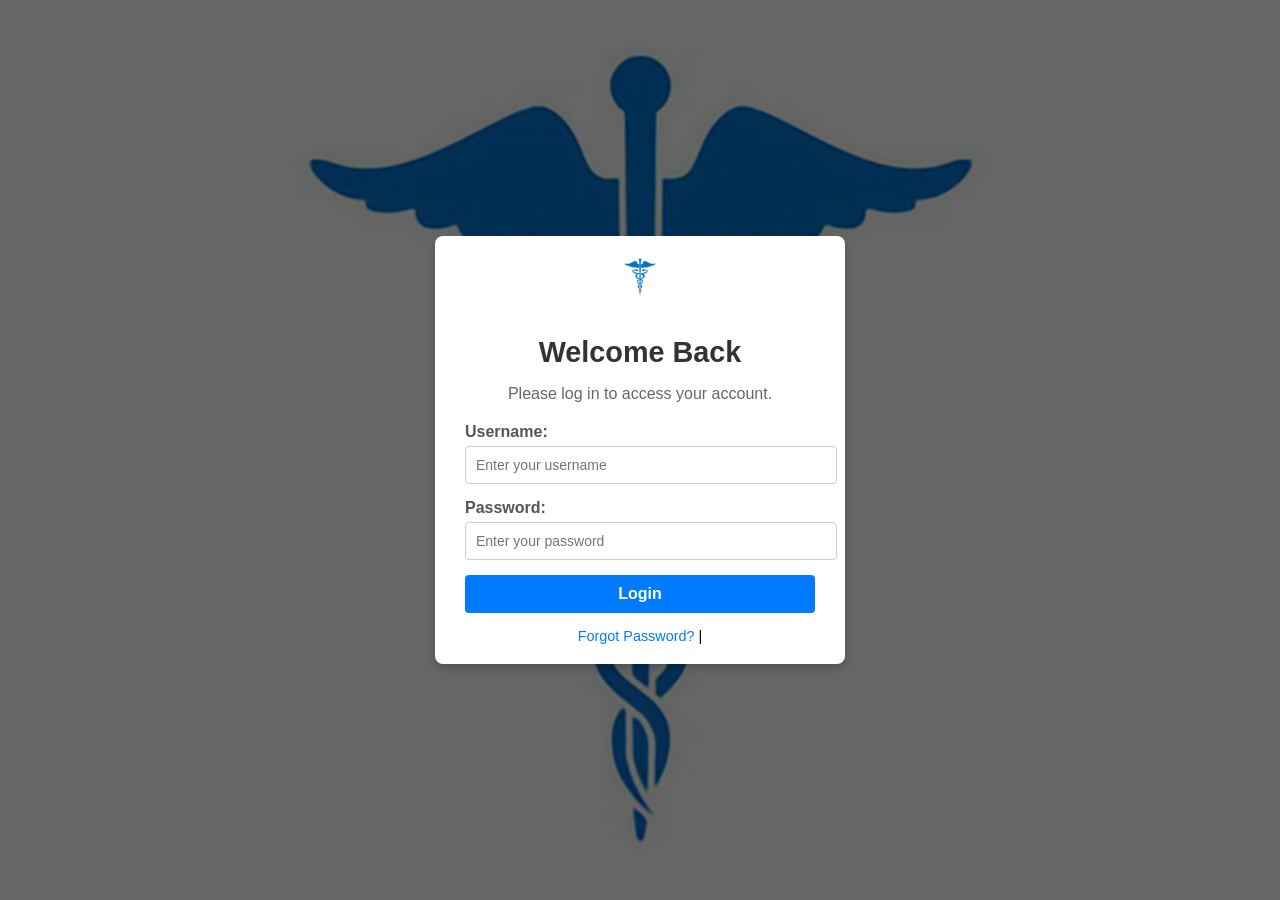
<file: index.html>
<!DOCTYPE html>
<html lang="en">
<head>
    <meta charset="UTF-8">
    <meta name="viewport" content="width=device-width, initial-scale=1.0">
    <title>Login Page</title>
    <link rel="stylesheet" href="login.css">
</head>
<body>
    <div class="overlay">
        <div class="login-container">
            <div class="logo">
                <img src="medical.jpg" alt="Company Logo" class="logo-img">
            </div>
            <h1>Welcome Back</h1>
            <p>Please log in to access your account.</p>
            <form action="#" method="post" class="login-form">
                <div class="form-group">
                    <label for="username">Username:</label>
                    <input type="text" id="username" name="username" placeholder="Enter your username" required>
                </div>
                <div class="form-group">
                    <label for="password">Password:</label>
                    <input type="password" id="password" name="password" placeholder="Enter your password" required>
                </div>
                <button type="submit" class="login-btn">Login</button>
                <div class="options">
                    <a href="#">Forgot Password?</a> | <a href="signup-page.html"></a>
                </div>
            </form>
        </div>
    </div>
</body>
</html>
</file>
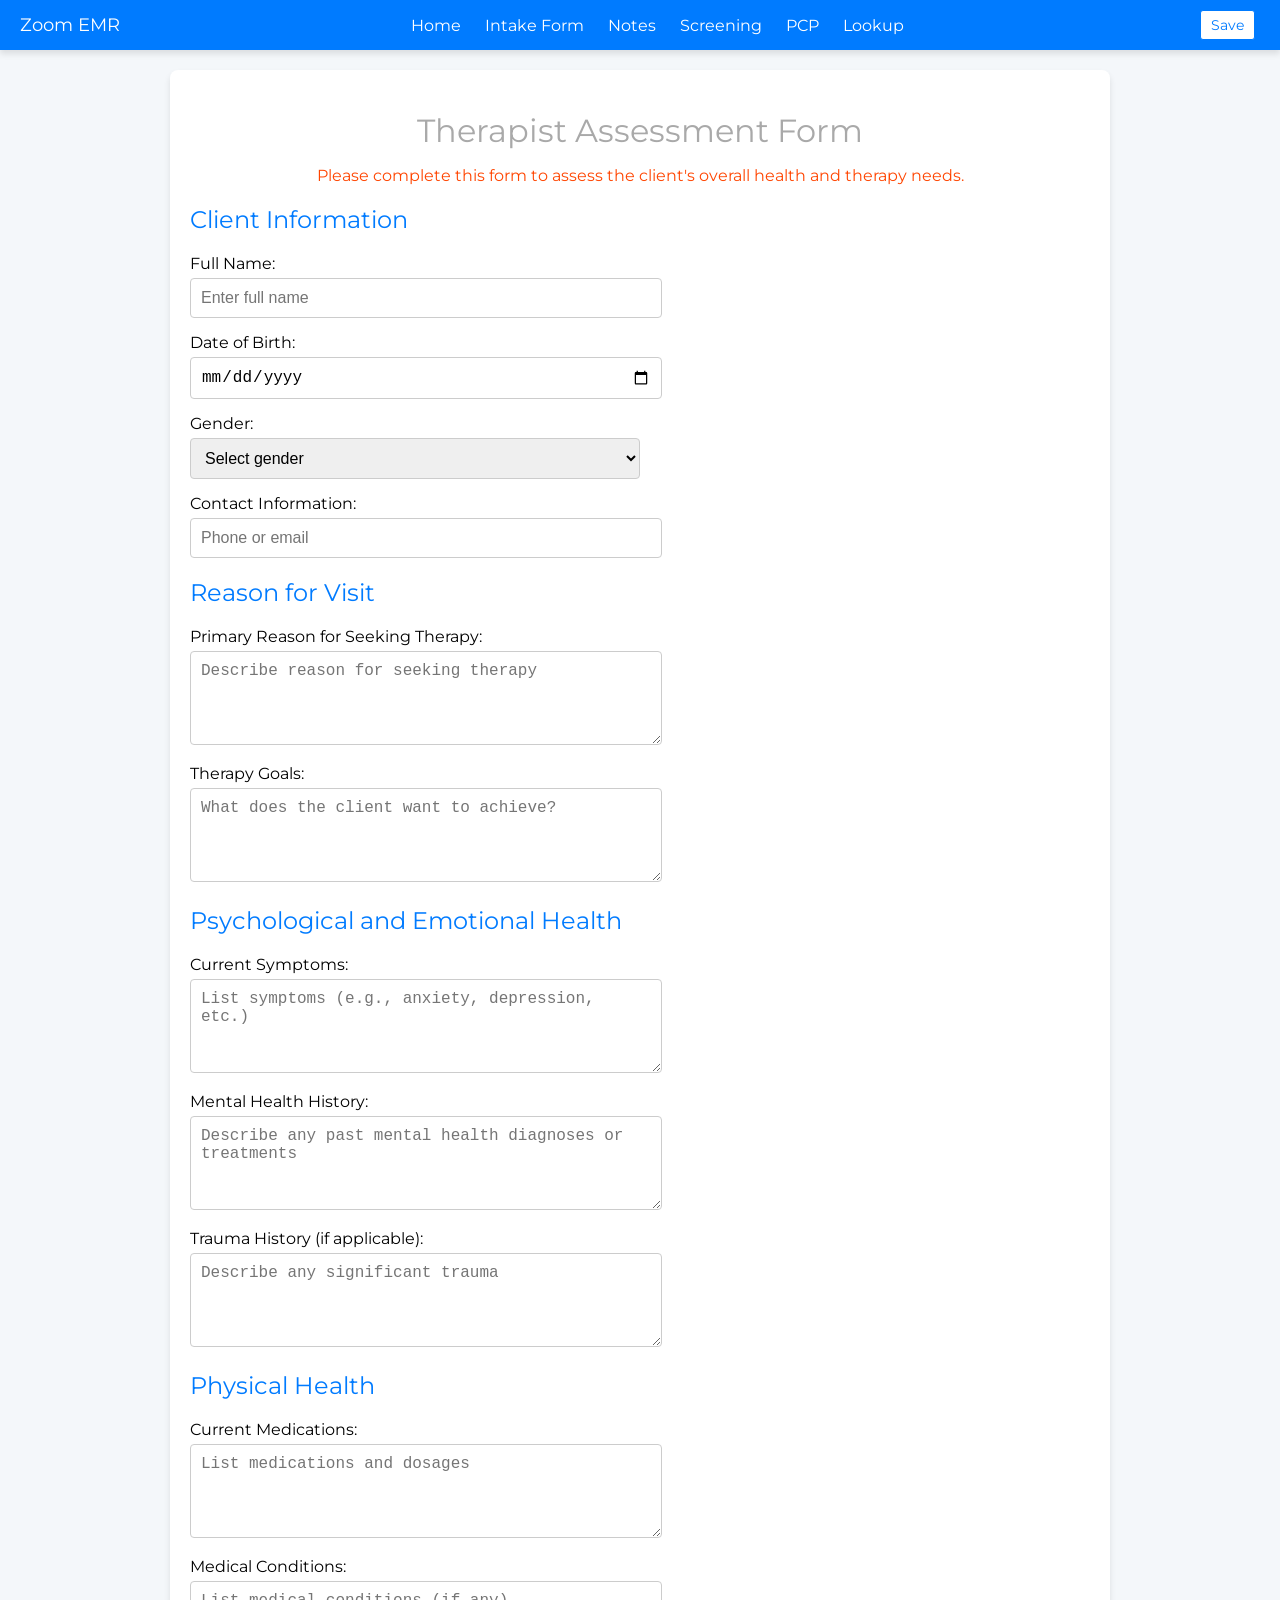
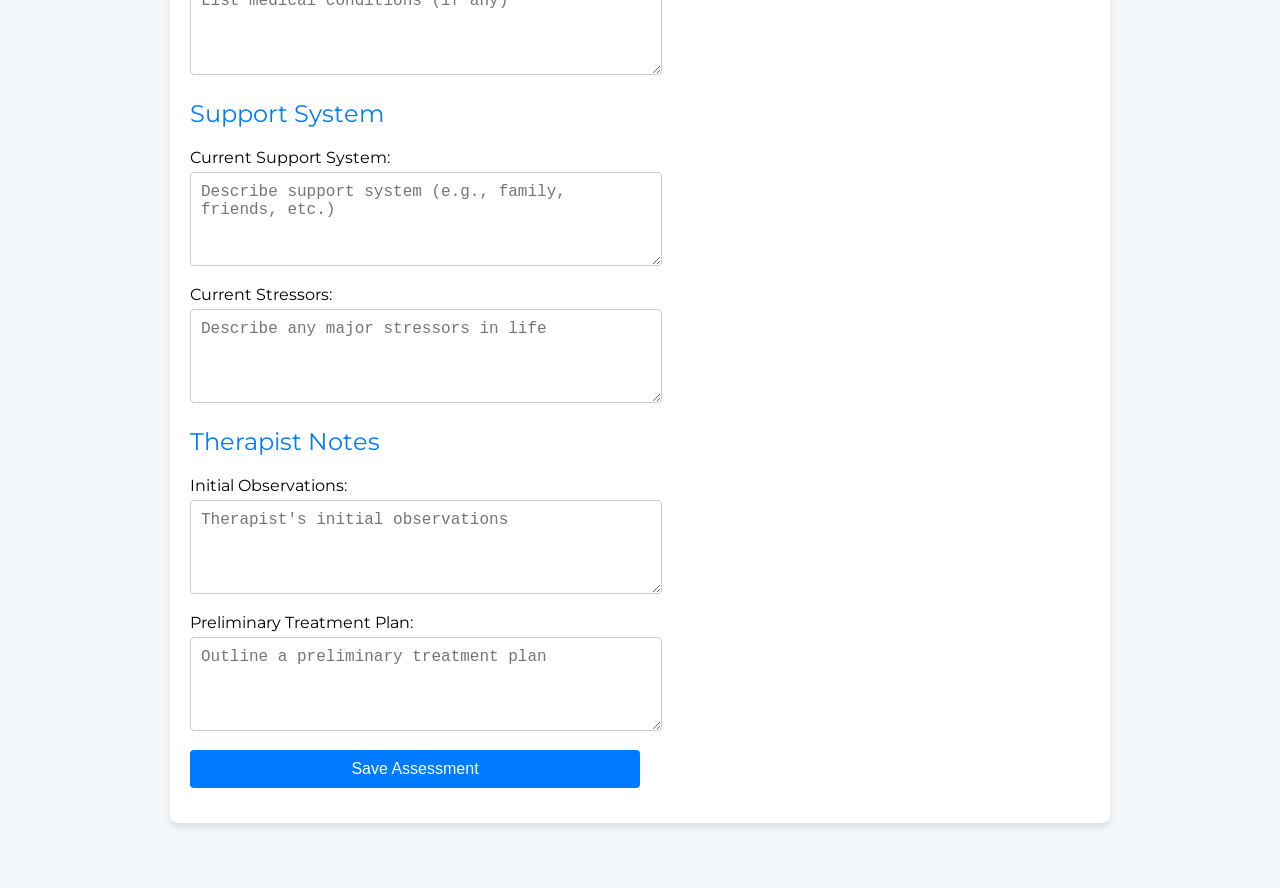
<file: Assessment.html>
<!DOCTYPE html>
<html lang="en">
<head>
    <meta charset="UTF-8">
    <meta name="viewport" content="width=device-width, initial-scale=1.0">
    <title>Therapist Assessment Form</title>
    <link rel="stylesheet" href="assesment.css">
    <link rel="preconnect" href="https://fonts.googleapis.com">
<link rel="preconnect" href="https://fonts.gstatic.com" crossorigin>
<link href="https://fonts.googleapis.com/css2?family=Montserrat:ital,wght@0,100..900;1,100..900&display=swap" rel="stylesheet">
</head>
<body><!-- Menu Bar -->
    <div class="menu-bar">
        <div class="menu-logo">
            <h1>Zoom EMR</h1>
        </div>
        <nav class="menu-links">
            <a href="Menu.html">Home</a>
            <a href="Intake.html">Intake Form</a>
            <a href="Client Note.html">Notes</a>
            <a href="Screening.html">Screening</a>
            <a href="pcp1.html">PCP</a>
            <a href="Lookup.html">Lookup</a>
        </nav>
        <div class="menu-ribbon">
            
            <button onclick="saveData()">Save</button>
        </div>
    </div>
    <div class="container">
        <header>
            <h1>Therapist Assessment Form</h1>
            <p>Please complete this form to assess the client's overall health and therapy needs.</p>
        </header>
        <section>
            <form>
                <!-- Client Information -->
                <h2>Client Information</h2>
                <div class="form-group">
                    <label for="name">Full Name:</label>
                    <input type="text" id="name" name="name" placeholder="Enter full name" required>
                </div>
                <div class="form-group">
                    <label for="dob">Date of Birth:</label>
                    <input type="date" id="dob" name="dob" required>
                </div>
                <div class="form-group">
                    <label for="gender">Gender:</label>
                    <select id="gender" name="gender" required>
                        <option value="">Select gender</option>
                        <option value="male">Male</option>
                        <option value="female">Female</option>
                        <option value="nonbinary">Non-binary</option>
                        <option value="other">Other</option>
                    </select>
                </div>
                <div class="form-group">
                    <label for="contact">Contact Information:</label>
                    <input type="text" id="contact" name="contact" placeholder="Phone or email" required>
                </div>

                <!-- Reason for Visit -->
                <h2>Reason for Visit</h2>
                <div class="form-group">
                    <label for="reason">Primary Reason for Seeking Therapy:</label>
                    <textarea id="reason" name="reason" placeholder="Describe reason for seeking therapy" rows="4" required></textarea>
                </div>
                <div class="form-group">
                    <label for="goals">Therapy Goals:</label>
                    <textarea id="goals" name="goals" placeholder="What does the client want to achieve?" rows="4" required></textarea>
                </div>

                <!-- Psychological and Emotional Health -->
                <h2>Psychological and Emotional Health</h2>
                <div class="form-group">
                    <label for="symptoms">Current Symptoms:</label>
                    <textarea id="symptoms" name="symptoms" placeholder="List symptoms (e.g., anxiety, depression, etc.)" rows="4" required></textarea>
                </div>
                <div class="form-group">
                    <label for="history">Mental Health History:</label>
                    <textarea id="history" name="history" placeholder="Describe any past mental health diagnoses or treatments" rows="4"></textarea>
                </div>
                <div class="form-group">
                    <label for="trauma">Trauma History (if applicable):</label>
                    <textarea id="trauma" name="trauma" placeholder="Describe any significant trauma" rows="4"></textarea>
                </div>

                <!-- Physical Health -->
                <h2>Physical Health</h2>
                <div class="form-group">
                    <label for="medications">Current Medications:</label>
                    <textarea id="medications" name="medications" placeholder="List medications and dosages" rows="4"></textarea>
                </div>
                <div class="form-group">
                    <label for="conditions">Medical Conditions:</label>
                    <textarea id="conditions" name="conditions" placeholder="List medical conditions (if any)" rows="4"></textarea>
                </div>

                <!-- Support System -->
                <h2>Support System</h2>
                <div class="form-group">
                    <label for="support">Current Support System:</label>
                    <textarea id="support" name="support" placeholder="Describe support system (e.g., family, friends, etc.)" rows="4"></textarea>
                </div>
                <div class="form-group">
                    <label for="stressors">Current Stressors:</label>
                    <textarea id="stressors" name="stressors" placeholder="Describe any major stressors in life" rows="4"></textarea>
                </div>

                <!-- Therapist Notes -->
                <h2>Therapist Notes</h2>
                <div class="form-group">
                    <label for="observations">Initial Observations:</label>
                    <textarea id="observations" name="observations" placeholder="Therapist's initial observations" rows="4"></textarea>
                </div>
                <div class="form-group">
                    <label for="plan">Preliminary Treatment Plan:</label>
                    <textarea id="plan" name="plan" placeholder="Outline a preliminary treatment plan" rows="4"></textarea>
                </div>

                <!-- Submission -->
                <div class="form-group">
                    <button type="submit">Save Assessment</button>
                </div>
            </form>
        </section>
    </div>
</body>
</html>
</file>
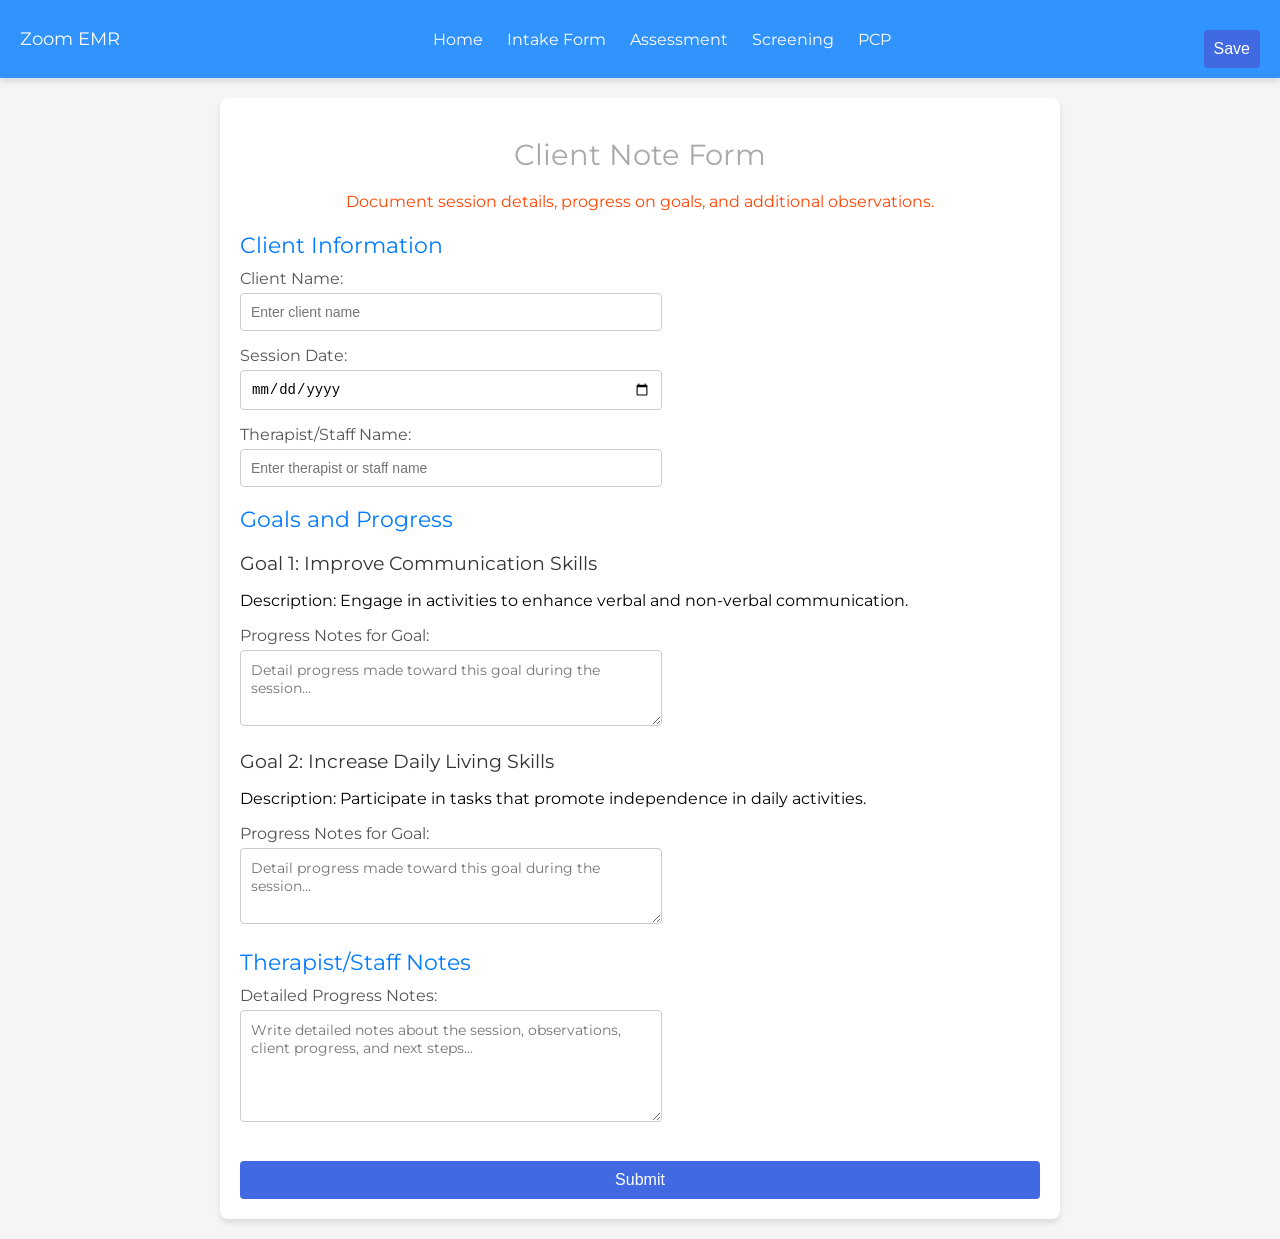
<file: Client Note.html>
<!DOCTYPE html>
<html lang="en">
<head>
    <meta charset="UTF-8">
    <meta name="viewport" content="width=device-width, initial-scale=1.0">
    <title>Client Note Form</title>
    <link rel="stylesheet" href="client_note.css">
    
    <link rel="preconnect" href="https://fonts.googleapis.com">
<link rel="preconnect" href="https://fonts.gstatic.com" crossorigin>
<link href="https://fonts.googleapis.com/css2?family=Montserrat:ital,wght@0,100..900;1,100..900&display=swap" rel="stylesheet">

</head>
<body><!-- Menu Bar -->
    <div class="menu-bar">
        <div class="menu-logo">
            <h1>Zoom EMR</h1>
        </div>
        <nav class="menu-links">
            <a href="Menu.html">Home</a>
            <a href="Intake.html">Intake Form</a>
            <a href="Assessment.html">Assessment</a>
            <a href="Screening.html">Screening</a>
            <a href="pcp1.html">PCP</a>

            
        </nav>
        <div class="menu-ribbon">
            
            <button onclick="saveData()">Save</button>
        </div>
    </div>
    <div class="container">
        <header>
            <h1>Client Note Form</h1>
            <p>Document session details, progress on goals, and additional observations.</p>
        </header>

        <!-- Client Information Section -->
        <section class="client-info">
            <h2>Client Information</h2>
            <form action="#" method="post" id="client-note-form">
                <div class="form-group">
                    <label for="client-name">Client Name:</label>
                    <input type="text" id="client-name" name="client-name" placeholder="Enter client name" required>
                </div>
                <div class="form-group">
                    <label for="session-date">Session Date:</label>
                    <input type="date" id="session-date" name="session-date" required>
                </div>
                <div class="form-group">
                    <label for="therapist-name">Therapist/Staff Name:</label>
                    <input type="text" id="therapist-name" name="therapist-name" placeholder="Enter therapist or staff name" required>
                </div>
            </form>
        </section>

        <!-- Goals and Progress Section -->
        <section class="goal-progress">
            <h2>Goals and Progress</h2>
            <div id="goals-container">
                <!-- Sample Goals -->
                <div class="goal">
                    <h3>Goal 1: Improve Communication Skills</h3>
                    <p>Description: Engage in activities to enhance verbal and non-verbal communication.</p>
                    <label for="progress-goal-1">Progress Notes for Goal:</label>
                    <textarea id="progress-goal-1" name="progress-goal-1" rows="3" placeholder="Detail progress made toward this goal during the session..."></textarea>
                </div>

                <div class="goal">
                    <h3>Goal 2: Increase Daily Living Skills</h3>
                    <p>Description: Participate in tasks that promote independence in daily activities.</p>
                    <label for="progress-goal-2">Progress Notes for Goal:</label>
                    <textarea id="progress-goal-2" name="progress-goal-2" rows="3" placeholder="Detail progress made toward this goal during the session..."></textarea>
                </div>
            </div>
        </section>

        <!-- Progress Notes Section -->
        <section class="session-notes">
            <h2>Therapist/Staff Notes</h2>
            <div class="form-group">
                <label for="session-notes">Detailed Progress Notes:</label>
                <textarea id="session-notes" name="session-notes" rows="5" placeholder="Write detailed notes about the session, observations, client progress, and next steps..." required></textarea>
            </div>
        </section>

        <button type="submit" class="submit-btn" form="client-note-form">Submit</button>
    </div>
</body>
</html>
</file>
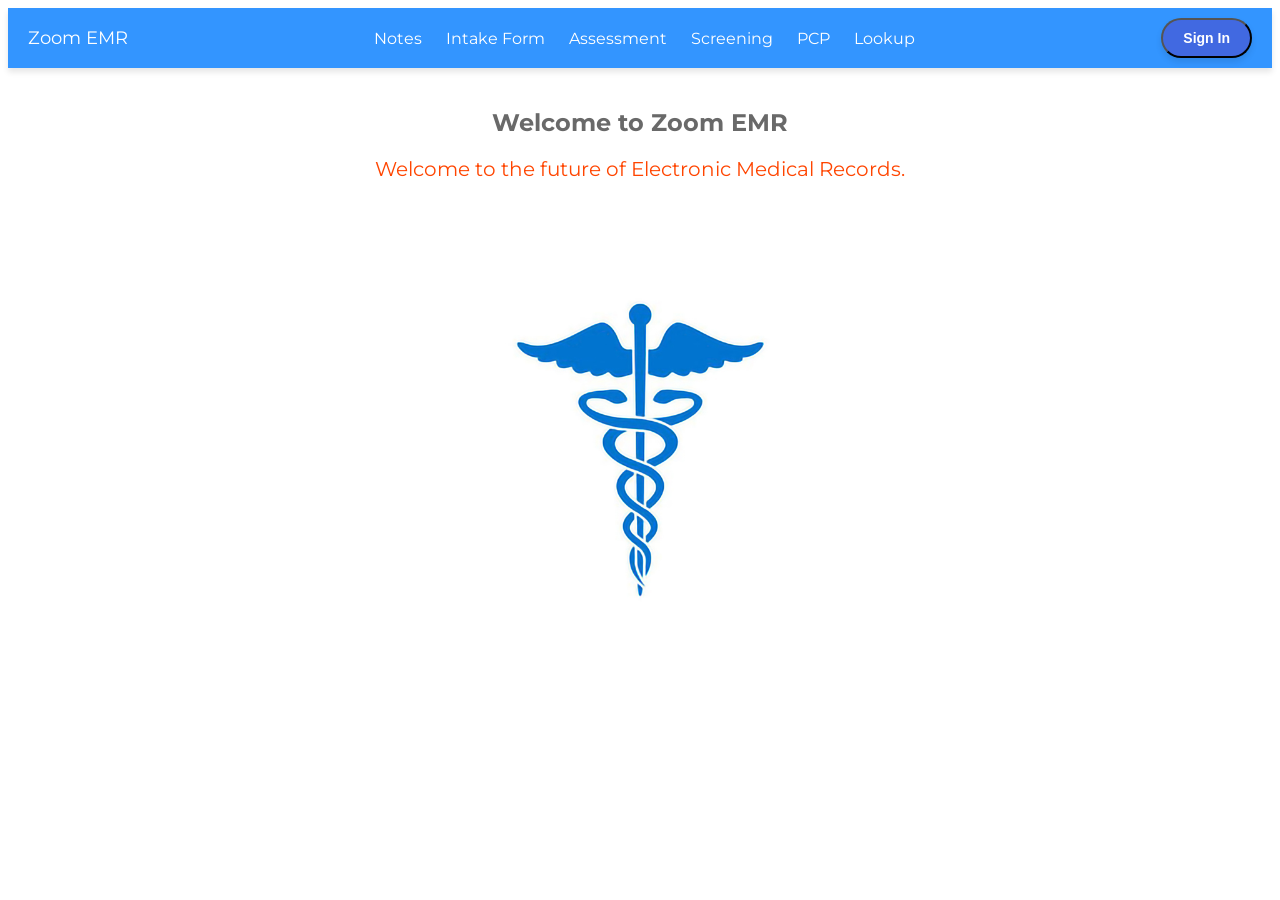
<file: Menu.html>
<!DOCTYPE html>
<html lang="en">
<head>
    <meta charset="UTF-8">
    <meta name="viewport" content="width=device-width, initial-scale=1.0">
    <title>Menu Bar Example</title>
    <link rel="stylesheet" href="menu.css">
    <link rel="preconnect" href="https://fonts.googleapis.com">
<link rel="preconnect" href="https://fonts.gstatic.com" crossorigin>
<link href="https://fonts.googleapis.com/css2?family=Montserrat:ital,wght@0,100..900;1,100..900&display=swap" rel="stylesheet">
</head>
<body>
    <!-- Menu Bar -->
    <div class="menu-bar">
        <div class="menu-logo">
            <h1>Zoom EMR</h1>
        </div>
        <nav class="menu-links">
            <a href="Client Note.html">Notes</a>
            <a href="Intake.html">Intake Form</a>
            <a href="Assessment.html">Assessment</a>
            <a href="Screening.html">Screening</a>
            <a href="pcp1.html">PCP</a>
            <a href="Lookup.html">Lookup</a>
        </nav>
         <div class="menu-ribbon">
            <button class="sign-in-button"onclick="signIn()">Sign In</button>
        </div>
    </div>

    <div class="content">
        <h2>Welcome to Zoom EMR</h2>
        <p>Welcome to the future of Electronic Medical Records.</p>
    </div>

    <script src="Login.js"></script>
</body>
</html>
</file>
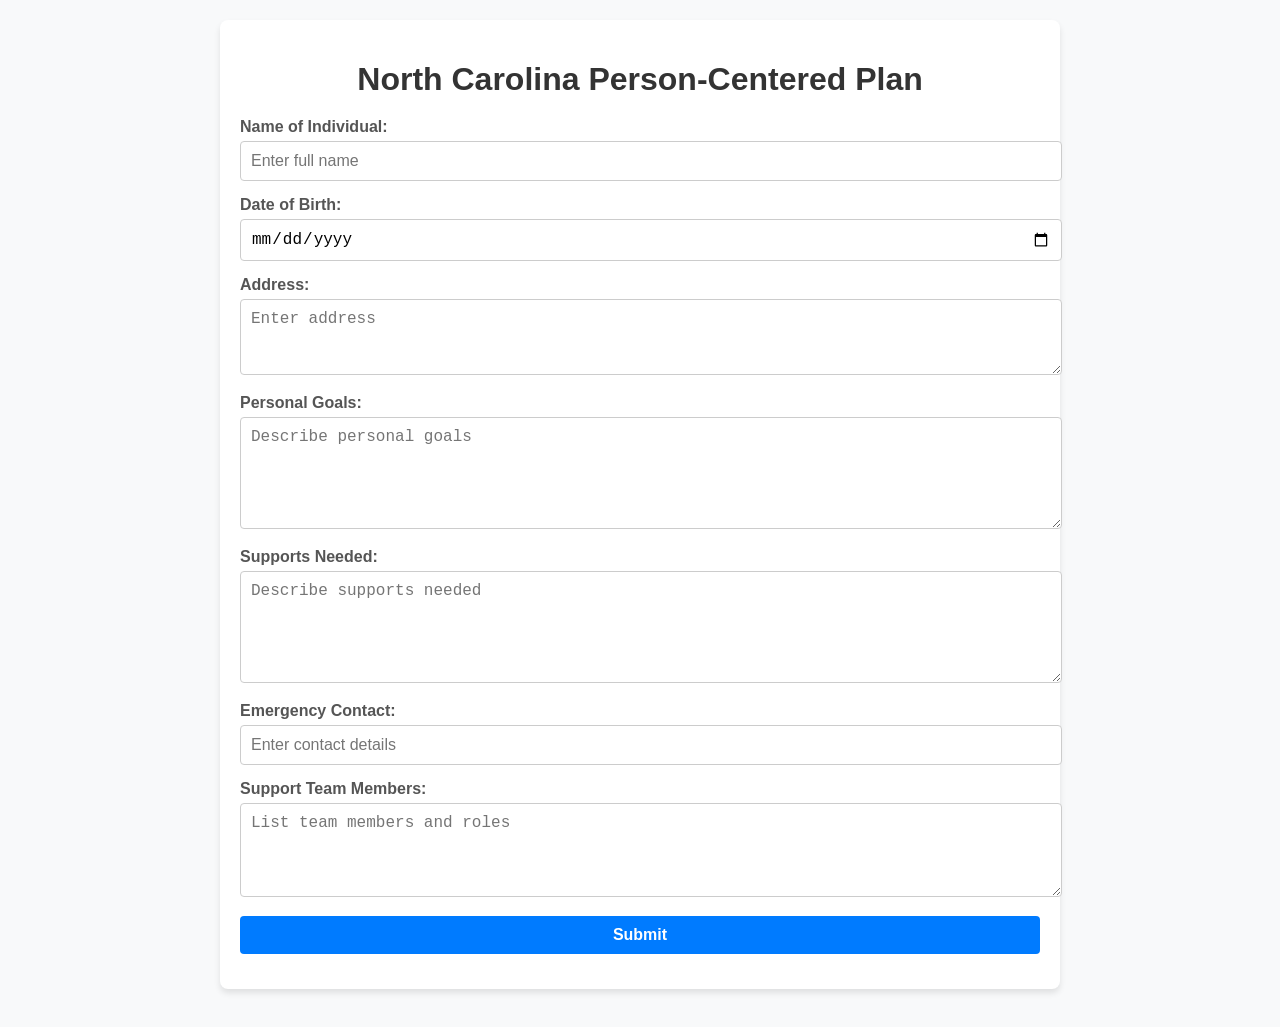
<file: pcp.html>
<!DOCTYPE html>
<html lang="en">
<head>
    <meta charset="UTF-8">
    <meta name="viewport" content="width=device-width, initial-scale=1.0">
    <title>North Carolina Person-Centered Plan</title>
    <link rel="stylesheet" href="pcp.css">
</head>
<body>
    <div class="container">
        <header>
            <h1>North Carolina Person-Centered Plan</h1>
        </header>
        <section>
            <form>
                <div class="form-group">
                    <label for="name">Name of Individual:</label>
                    <input type="text" id="name" name="name" placeholder="Enter full name" required>
                </div>
                <div class="form-group">
                    <label for="dob">Date of Birth:</label>
                    <input type="date" id="dob" name="dob" required>
                </div>
                <div class="form-group">
                    <label for="address">Address:</label>
                    <textarea id="address" name="address" placeholder="Enter address" rows="3" required></textarea>
                </div>
                <div class="form-group">
                    <label for="goals">Personal Goals:</label>
                    <textarea id="goals" name="goals" placeholder="Describe personal goals" rows="5" required></textarea>
                </div>
                <div class="form-group">
                    <label for="support">Supports Needed:</label>
                    <textarea id="support" name="support" placeholder="Describe supports needed" rows="5" required></textarea>
                </div>
                <div class="form-group">
                    <label for="emergency">Emergency Contact:</label>
                    <input type="text" id="emergency" name="emergency" placeholder="Enter contact details" required>
                </div>
                <div class="form-group">
                    <label for="team">Support Team Members:</label>
                    <textarea id="team" name="team" placeholder="List team members and roles" rows="4" required></textarea>
                </div>
                <div class="form-group">
                    <button type="submit">Submit</button>
                </div>
            </form>
        </section>
    </div>
</body>
</html>
</file>
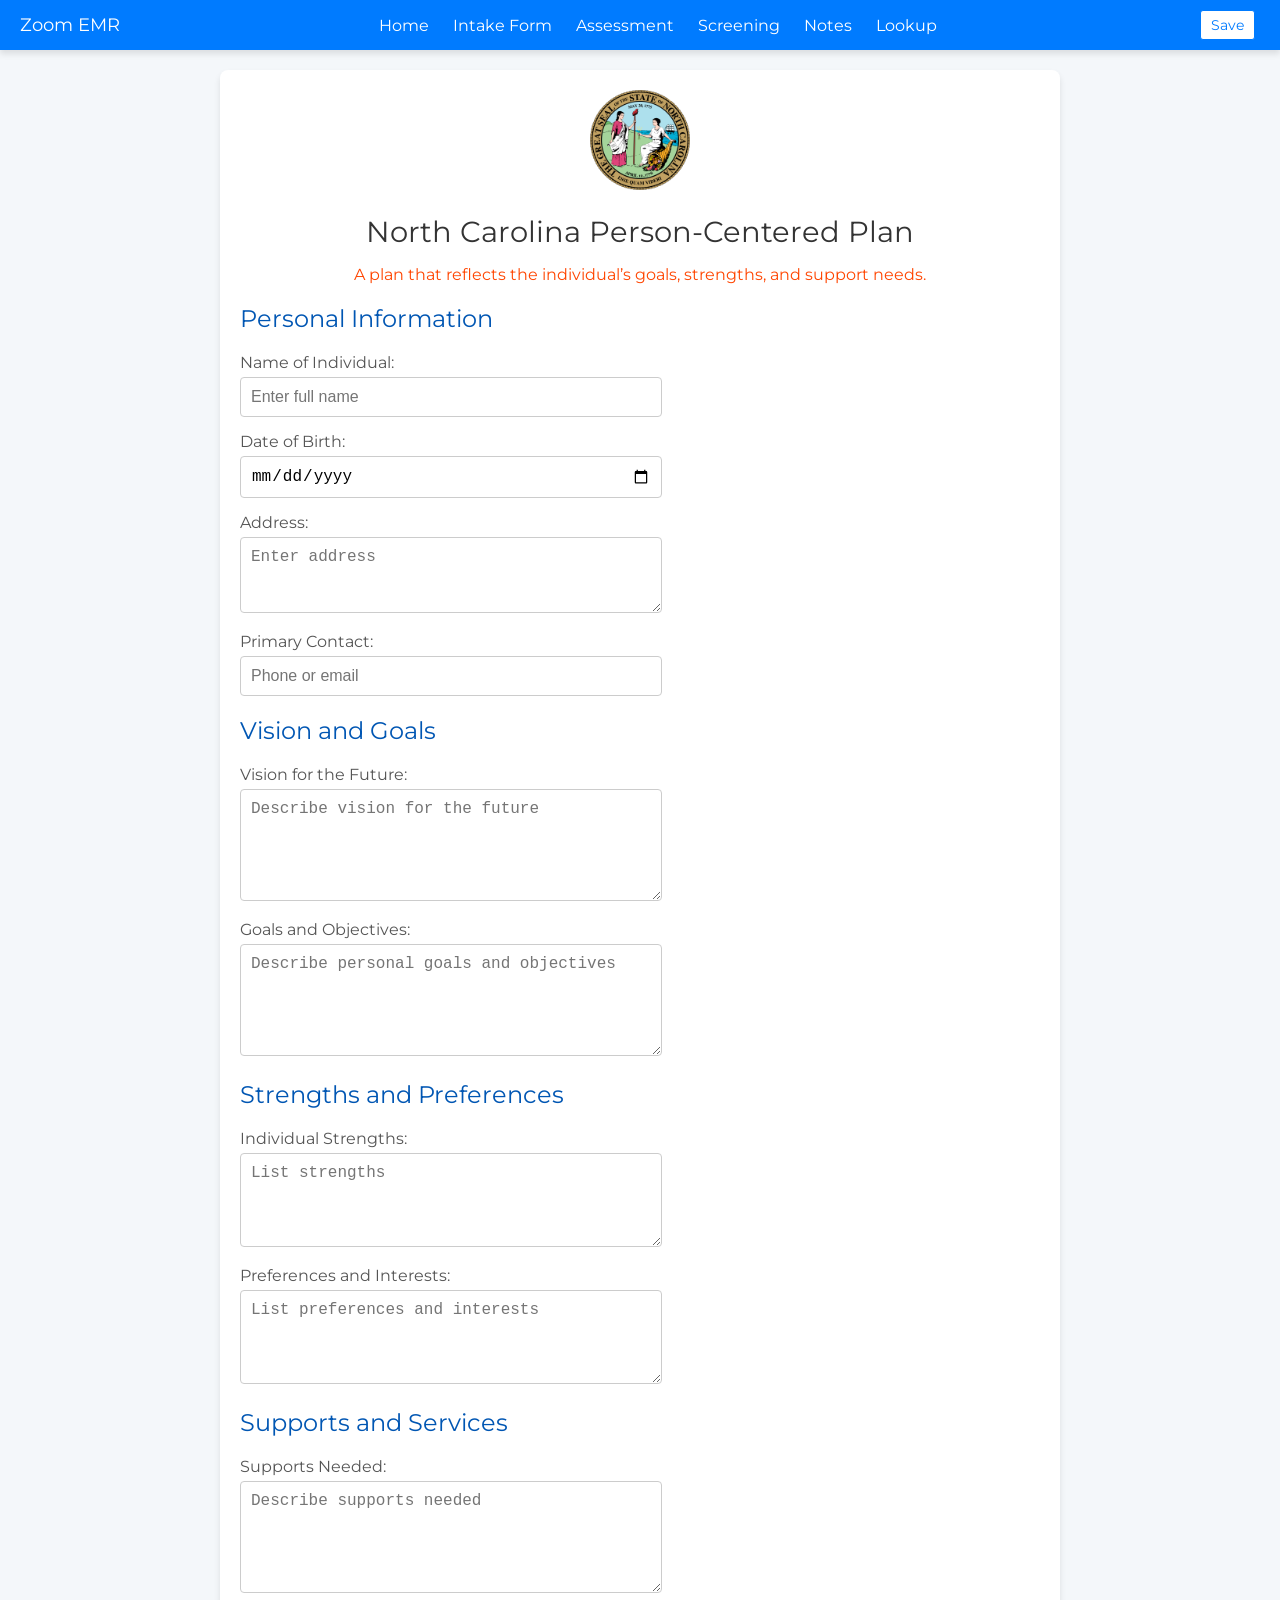
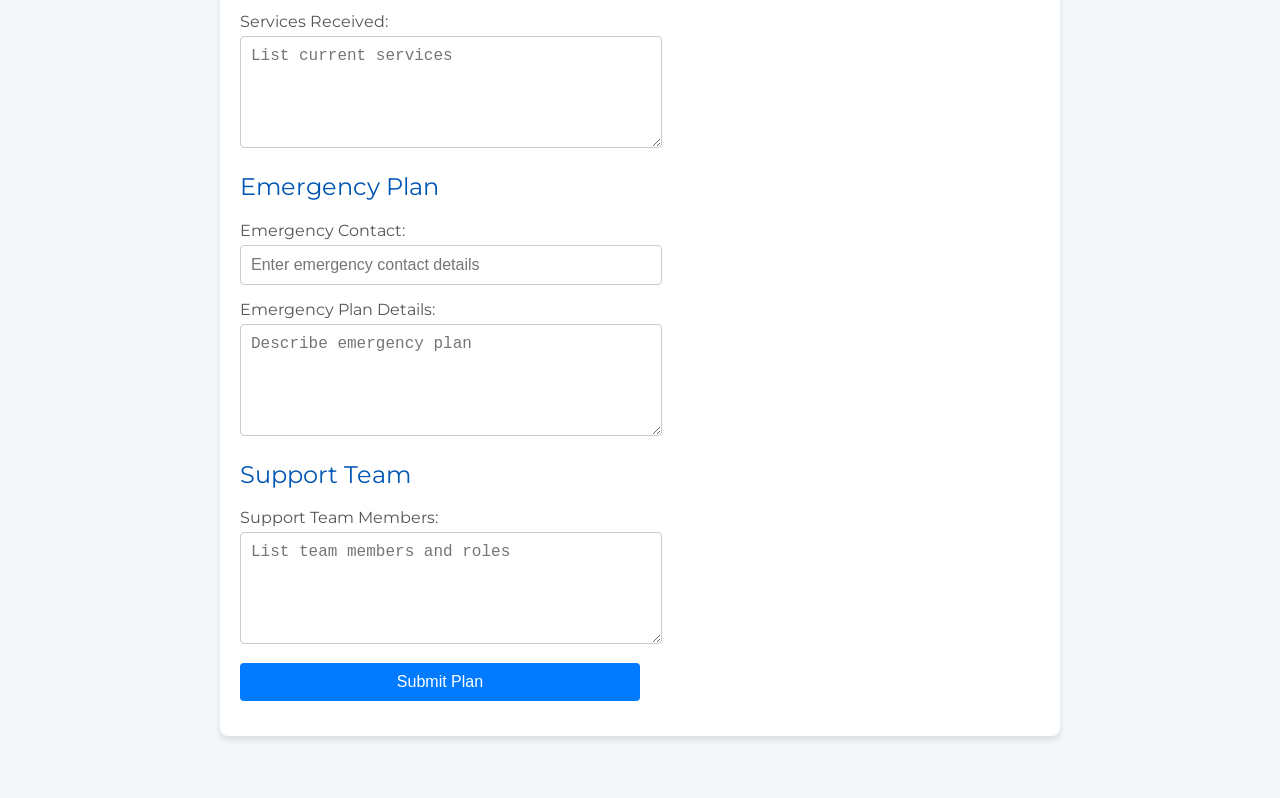
<file: pcp1.html>
<!DOCTYPE html>
<html lang="en">
<head>
    <meta charset="UTF-8">
    <meta name="viewport" content="width=device-width, initial-scale=1.0">
    <title>North Carolina Person-Centered Plan</title>
    <link rel="stylesheet" href="pcp1.css">
    <link rel="preconnect" href="https://fonts.googleapis.com">
<link rel="preconnect" href="https://fonts.gstatic.com" crossorigin>
<link href="https://fonts.googleapis.com/css2?family=Montserrat:ital,wght@0,100..900;1,100..900&display=swap" rel="stylesheet">
</head>
<body><!-- Menu Bar -->
    <div class="menu-bar">
        <div class="menu-logo">
            <h1>Zoom EMR</h1>
        </div>
        <nav class="menu-links">
            <a href="Menu.html">Home</a>
            <a href="Intake.html">Intake Form</a>
            <a href="Assessment.html">Assessment</a>
            <a href="Screening.html">Screening</a>
           <a href="Client Note.html">Notes</a>
            <a href="Lookup.html">Lookup</a>
        </nav>
        <div class="menu-ribbon">
            
            <button onclick="saveData()">Save</button>
        </div>
    </div>
    <div class="container">
        <header>
            <div class="logo">
                <img src="seal.png" alt="State of North Carolina Logo">
            </div>
            <h1>North Carolina Person-Centered Plan</h1>
            <p>A plan that reflects the individual’s goals, strengths, and support needs.</p>
        </header>
        <section>
            <form>
                <!-- Personal Information -->
                <h2>Personal Information</h2>
                <div class="form-group">
                    <label for="name">Name of Individual:</label>
                    <input type="text" id="name" name="name" placeholder="Enter full name" required>
                </div>
                <div class="form-group">
                    <label for="dob">Date of Birth:</label>
                    <input type="date" id="dob" name="dob" required>
                </div>
                <div class="form-group">
                    <label for="address">Address:</label>
                    <textarea id="address" name="address" placeholder="Enter address" rows="3" required></textarea>
                </div>
                <div class="form-group">
                    <label for="contact">Primary Contact:</label>
                    <input type="text" id="contact" name="contact" placeholder="Phone or email" required>
                </div>

                <!-- Vision and Goals -->
                <h2>Vision and Goals</h2>
                <div class="form-group">
                    <label for="vision">Vision for the Future:</label>
                    <textarea id="vision" name="vision" placeholder="Describe vision for the future" rows="5" required></textarea>
                </div>
                <div class="form-group">
                    <label for="goals">Goals and Objectives:</label>
                    <textarea id="goals" name="goals" placeholder="Describe personal goals and objectives" rows="5" required></textarea>
                </div>

                <!-- Strengths and Preferences -->
                <h2>Strengths and Preferences</h2>
                <div class="form-group">
                    <label for="strengths">Individual Strengths:</label>
                    <textarea id="strengths" name="strengths" placeholder="List strengths" rows="4" required></textarea>
                </div>
                <div class="form-group">
                    <label for="preferences">Preferences and Interests:</label>
                    <textarea id="preferences" name="preferences" placeholder="List preferences and interests" rows="4" required></textarea>
                </div>

                <!-- Supports and Services -->
                <h2>Supports and Services</h2>
                <div class="form-group">
                    <label for="support">Supports Needed:</label>
                    <textarea id="support" name="support" placeholder="Describe supports needed" rows="5" required></textarea>
                </div>
                <div class="form-group">
                    <label for="services">Services Received:</label>
                    <textarea id="services" name="services" placeholder="List current services" rows="5" required></textarea>
                </div>

                <!-- Emergency Plan -->
                <h2>Emergency Plan</h2>
                <div class="form-group">
                    <label for="emergency-contact">Emergency Contact:</label>
                    <input type="text" id="emergency-contact" name="emergency-contact" placeholder="Enter emergency contact details" required>
                </div>
                <div class="form-group">
                    <label for="plan">Emergency Plan Details:</label>
                    <textarea id="plan" name="plan" placeholder="Describe emergency plan" rows="5" required></textarea>
                </div>

                <!-- Team Members -->
                <h2>Support Team</h2>
                <div class="form-group">
                    <label for="team">Support Team Members:</label>
                    <textarea id="team" name="team" placeholder="List team members and roles" rows="5" required></textarea>
                </div>

                <!-- Submission -->
                <div class="form-group">
                    <button type="submit">Submit Plan</button>
                </div>
            </form>
        </section>
    </div>
</body>
</html>
</file>
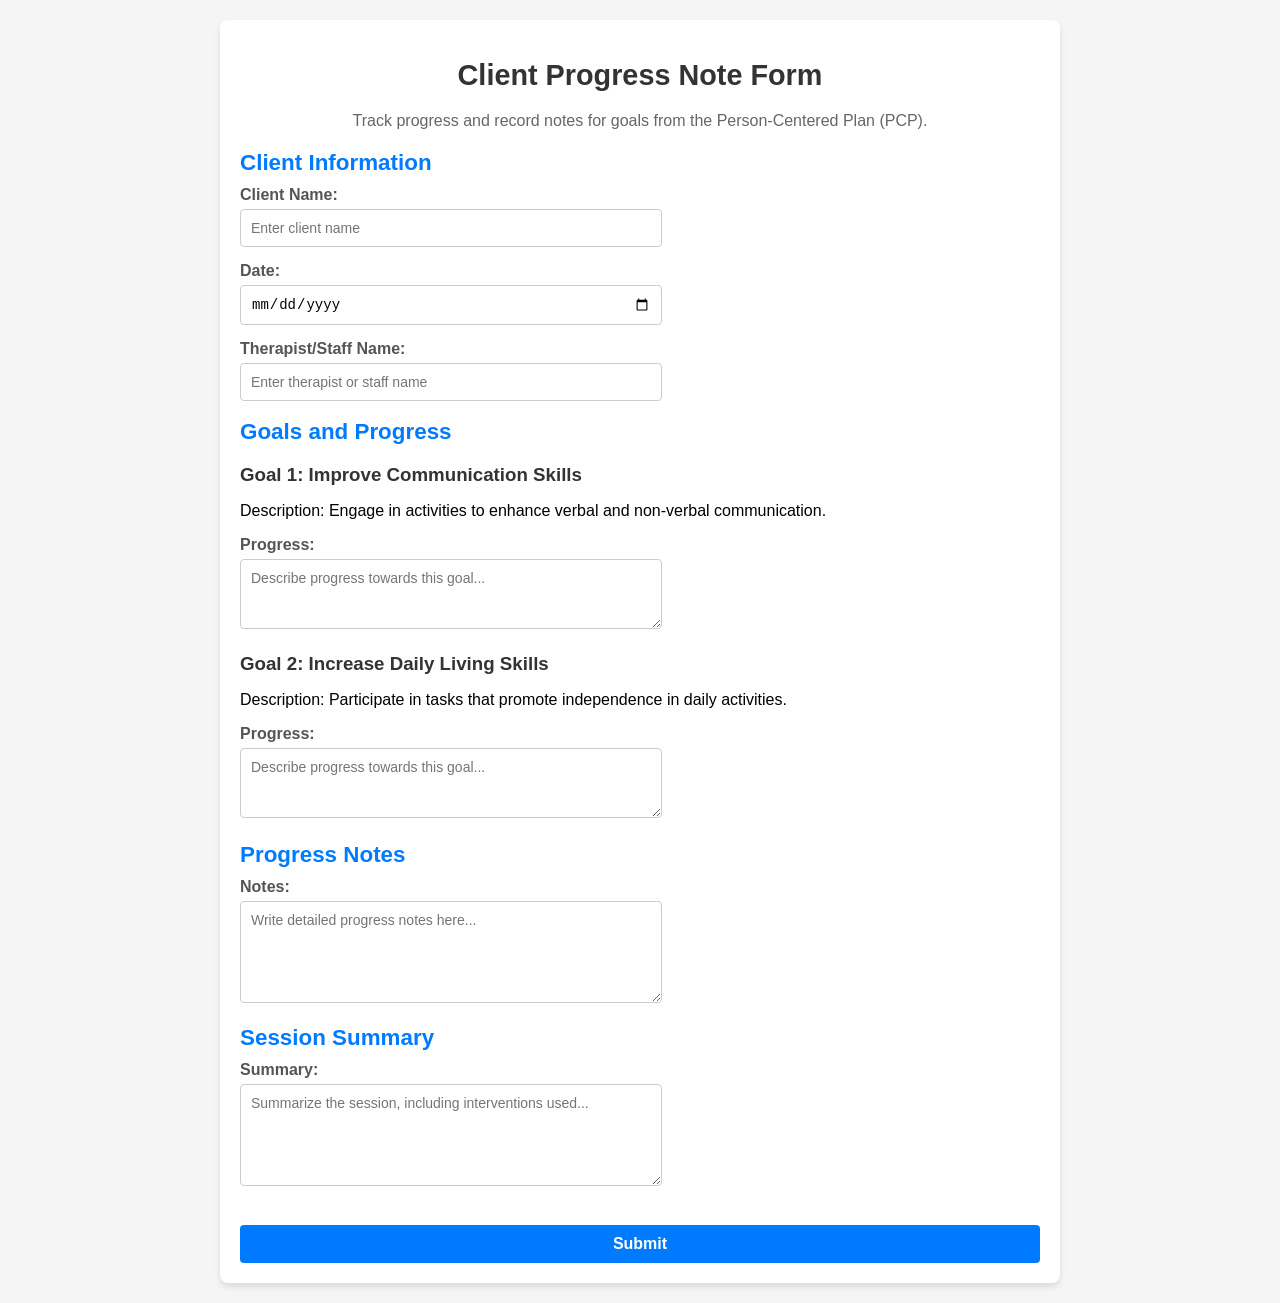
<file: Progress_Note.html>
<!DOCTYPE html>
<html lang="en">
<head>
    <meta charset="UTF-8">
    <meta name="viewport" content="width=device-width, initial-scale=1.0">
    <title>Client Note Form</title>
    <link rel="stylesheet" href="progress_note.css">
</head>
<body>
    <div class="container">
        <header>
            <h1>Client Progress Note Form</h1>
            <p>Track progress and record notes for goals from the Person-Centered Plan (PCP).</p>
        </header>

        <section class="client-info">
            <h2>Client Information</h2>
            <form action="#" method="post" id="client-note-form">
                <div class="form-group">
                    <label for="client-name">Client Name:</label>
                    <input type="text" id="client-name" name="client-name" placeholder="Enter client name" required>
                </div>
                <div class="form-group">
                    <label for="date">Date:</label>
                    <input type="date" id="date" name="date" required>
                </div>
                <div class="form-group">
                    <label for="therapist">Therapist/Staff Name:</label>
                    <input type="text" id="therapist" name="therapist" placeholder="Enter therapist or staff name" required>
                </div>
            </form>
        </section>

        <section class="goal-progress">
            <h2>Goals and Progress</h2>
            <div id="goals-container">
                <!-- Example Goal 1 -->
                <div class="goal">
                    <h3>Goal 1: Improve Communication Skills</h3>
                    <p>Description: Engage in activities to enhance verbal and non-verbal communication.</p>
                    <label for="progress-goal-1">Progress:</label>
                    <textarea id="progress-goal-1" name="progress-goal-1" rows="3" placeholder="Describe progress towards this goal..."></textarea>
                </div>
                <!-- Example Goal 2 -->
                <div class="goal">
                    <h3>Goal 2: Increase Daily Living Skills</h3>
                    <p>Description: Participate in tasks that promote independence in daily activities.</p>
                    <label for="progress-goal-2">Progress:</label>
                    <textarea id="progress-goal-2" name="progress-goal-2" rows="3" placeholder="Describe progress towards this goal..."></textarea>
                </div>
            </div>
        </section>

        <section class="progress-notes">
            <h2>Progress Notes</h2>
            <div class="form-group">
                <label for="progress-notes">Notes:</label>
                <textarea id="progress-notes" name="progress-notes" rows="5" placeholder="Write detailed progress notes here..." required></textarea>
            </div>
        </section>

        <section class="session-summary">
            <h2>Session Summary</h2>
            <div class="form-group">
                <label for="session-summary">Summary:</label>
                <textarea id="session-summary" name="session-summary" rows="5" placeholder="Summarize the session, including interventions used..." required></textarea>
            </div>
        </section>

        <button type="submit" class="submit-btn" form="client-note-form">Submit</button>
    </div>
</body>
</html>
</file>
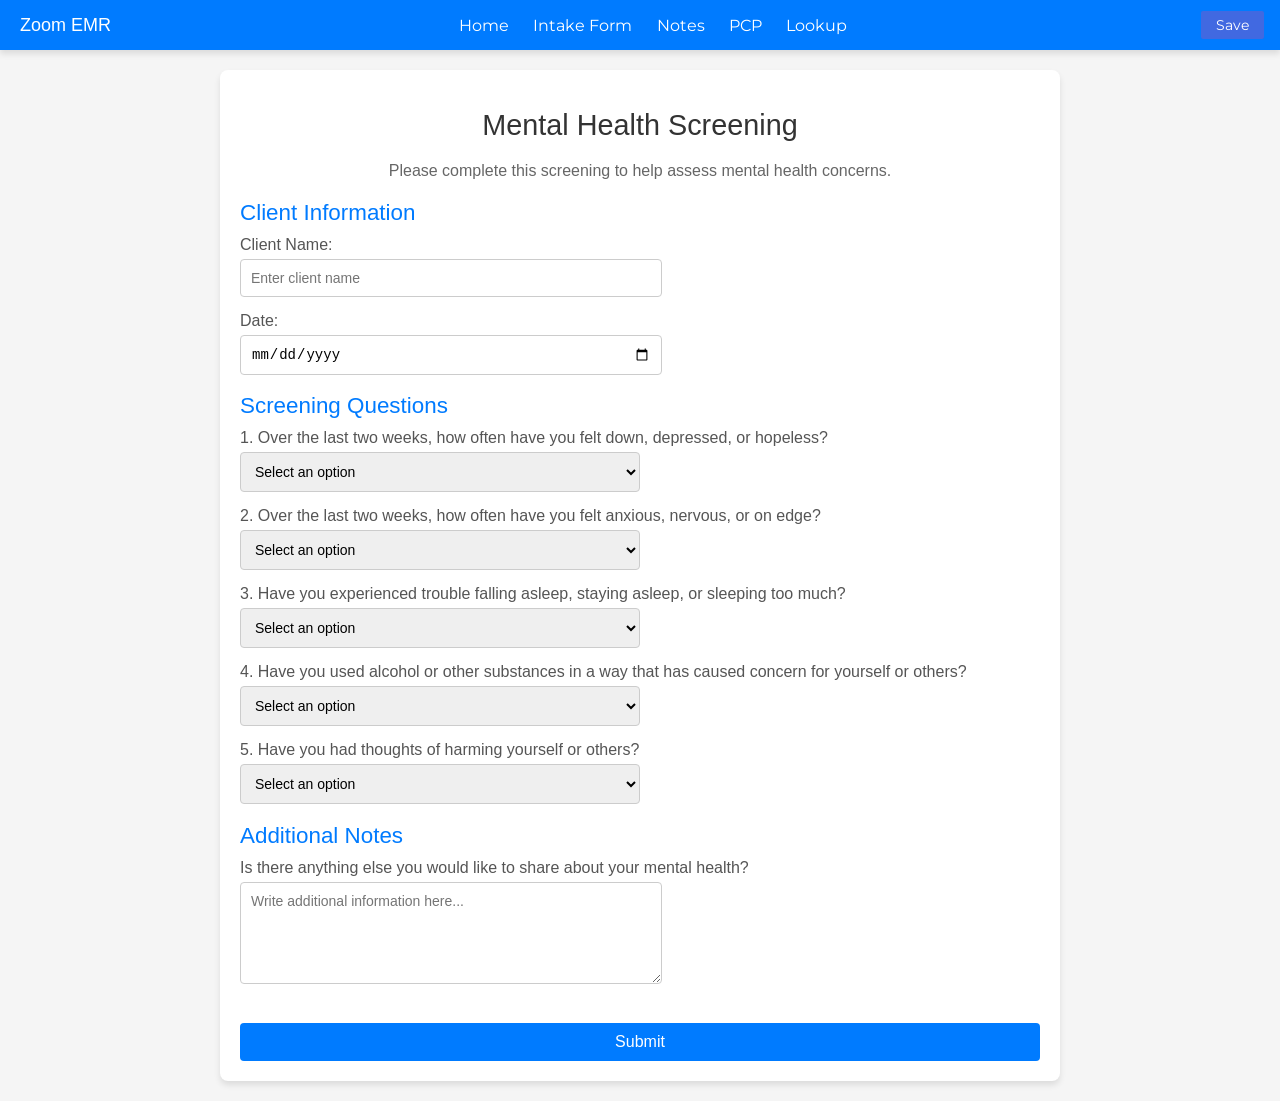
<file: Screening.html>
<!DOCTYPE html>
<html lang="en">
<head>
    <meta charset="UTF-8">
    <meta name="viewport" content="width=device-width, initial-scale=1.0">
    <title>Mental Health Screening</title>
    <link rel="stylesheet" href="screening.css">
    <link rel="preconnect" href="https://fonts.googleapis.com">
<link rel="preconnect" href="https://fonts.gstatic.com" crossorigin>
<link href="https://fonts.googleapis.com/css2?family=Montserrat:ital,wght@0,100..900;1,100..900&display=swap" rel="stylesheet">
</head>
</head>
<body><!-- Menu Bar -->
    <div class="menu-bar">
        <div class="menu-logo">
            <h1>Zoom EMR</h1>
        </div>
        <nav class="menu-links">
            <a href="Menu.html">Home</a>
            <a href="Intake.html">Intake Form</a>
            <a href="Client Note.html">Notes</a>
            
            <a href="pcp1.html">PCP</a>
            <a href="Lookup.html">Lookup</a>


        </nav>
        <div class="menu-ribbon">
            
            <button onclick="saveData()">Save</button>
        </div>
    </div>
    <div class="container">
        <header>
            <h1>Mental Health Screening</h1>
            <p>Please complete this screening to help assess mental health concerns.</p>
        </header>

        <form action="#" method="post" id="mental-health-screening-form">
            <!-- Client Information Section -->
            <section class="client-info">
                <h2>Client Information</h2>
                <div class="form-group">
                    <label for="client-name">Client Name:</label>
                    <input type="text" id="client-name" name="client-name" placeholder="Enter client name" required>
                </div>
                <div class="form-group">
                    <label for="date">Date:</label>
                    <input type="date" id="date" name="date" required>
                </div>
            </section>

            <!-- Screening Questions -->
            <section class="screening-questions">
                <h2>Screening Questions</h2>

                <!-- Mood and Depression -->
                <div class="form-group">
                    <label for="mood">1. Over the last two weeks, how often have you felt down, depressed, or hopeless?</label>
                    <select id="mood" name="mood" required>
                        <option value="">Select an option</option>
                        <option value="Not at all">Not at all</option>
                        <option value="Several days">Several days</option>
                        <option value="More than half the days">More than half the days</option>
                        <option value="Nearly every day">Nearly every day</option>
                    </select>
                </div>

                <!-- Anxiety -->
                <div class="form-group">
                    <label for="anxiety">2. Over the last two weeks, how often have you felt anxious, nervous, or on edge?</label>
                    <select id="anxiety" name="anxiety" required>
                        <option value="">Select an option</option>
                        <option value="Not at all">Not at all</option>
                        <option value="Several days">Several days</option>
                        <option value="More than half the days">More than half the days</option>
                        <option value="Nearly every day">Nearly every day</option>
                    </select>
                </div>

                <!-- Sleep Issues -->
                <div class="form-group">
                    <label for="sleep">3. Have you experienced trouble falling asleep, staying asleep, or sleeping too much?</label>
                    <select id="sleep" name="sleep" required>
                        <option value="">Select an option</option>
                        <option value="Not at all">Not at all</option>
                        <option value="Several days">Several days</option>
                        <option value="More than half the days">More than half the days</option>
                        <option value="Nearly every day">Nearly every day</option>
                    </select>
                </div>

                <!-- Substance Use -->
                <div class="form-group">
                    <label for="substance-use">4. Have you used alcohol or other substances in a way that has caused concern for yourself or others?</label>
                    <select id="substance-use" name="substance-use" required>
                        <option value="">Select an option</option>
                        <option value="Not at all">Not at all</option>
                        <option value="Occasionally">Occasionally</option>
                        <option value="Often">Often</option>
                        <option value="Daily">Daily</option>
                    </select>
                </div>

                <!-- Self-Harm -->
                <div class="form-group">
                    <label for="self-harm">5. Have you had thoughts of harming yourself or others?</label>
                    <select id="self-harm" name="self-harm" required>
                        <option value="">Select an option</option>
                        <option value="Never">Never</option>
                        <option value="Rarely">Rarely</option>
                        <option value="Sometimes">Sometimes</option>
                        <option value="Frequently">Frequently</option>
                    </select>
                </div>
            </section>

            <!-- Additional Notes -->
            <section class="notes">
                <h2>Additional Notes</h2>
                <div class="form-group">
                    <label for="additional-notes">Is there anything else you would like to share about your mental health?</label>
                    <textarea id="additional-notes" name="additional-notes" rows="5" placeholder="Write additional information here..."></textarea>
                </div>
            </section>

            <!-- Submit Button -->
            <button type="submit" class="submit-btn">Submit</button>
        </form>
    </div>
</body>
</html>
</file>
<file: login.css>
/* styles.css */
body {
    margin: 0;
    padding: 0;
    font-family: Arial, sans-serif;
    background: url('medical.jpg') no-repeat center center fixed;
    background-size: cover;
    height: 100vh;
    display: flex;
    justify-content: center;
    align-items: center;
}

.overlay {
    background-color: rgba(0, 0, 0, 0.6);
    position: absolute;
    top: 0;
    left: 0;
    width: 100%;
    height: 100%;
    display: flex;
    justify-content: center;
    align-items: center;
}

.login-container {
    background: #ffffff;
    padding: 20px 30px;
    border-radius: 8px;
    box-shadow: 0 4px 8px rgba(0, 0, 0, 0.2);
    text-align: center;
    width: 350px;
}

.logo-img {
    max-width: 80px;
    margin-bottom: 15px;
}

h1 {
    font-size: 1.8em;
    color: #333;
    margin-bottom: 10px;
}

p {
    color: #666;
    font-size: 1em;
    margin-bottom: 20px;
}

.login-form .form-group {
    margin-bottom: 15px;
    text-align: left;
}

.login-form label {
    font-weight: bold;
    display: block;
    margin-bottom: 5px;
    color: #555;
}

.login-form input {
    width: 100%;
    padding: 10px;
    font-size: 14px;
    border: 1px solid #ccc;
    border-radius: 4px;
}

.login-btn {
    width: 100%;
    padding: 10px;
    background-color: #007bff;
    color: #ffffff;
    border: none;
    border-radius: 4px;
    font-size: 16px;
    font-weight: bold;
    cursor: pointer;
    transition: background-color 0.3s;
}

.login-btn:hover {
    background-color: #0056b3;
}

.options {
    margin-top: 15px;
    font-size: 0.9em;
}

.options a {
    color: #007bff;
    text-decoration: none;
}

.options a:hover {
    text-decoration: underline;
}
</file>
<file: assesment.css>
/* styles.css */
body {
    font-family: Montserrat, sans-serif;
    margin: 0;
    padding: 0;
    background-color: #f4f7fa;
}
// <uniquifier>: Use a unique and descriptive class name
// <weight>: Use a value from 100 to 900

.montserrat-<uniquifier> {
  font-family: "Montserrat", sans-serif;
  font-optical-sizing: auto;
  font-weight: <normal;>;
  font-style: normal;
}
.container {
    max-width: 900px;
    margin: 20px auto;
    padding: 20px;
    background: #fff;
    border-radius: 8px;
    box-shadow: 0 4px 6px rgba(0, 0, 0, 0.1);
}

header {
    text-align: center;
    margin-bottom: 20px;
}

header h1 {
    color: darkgrey;
    font-size: 2em;
    margin-bottom: 10px;
    font-weight: normal;
}

header p {
    color:orangered;
    font-size: 1em;
}

form h2 {
    font-size: 1.5em;
    color: #007bff;
    margin-top: 20px;
    font-weight: normal;
}

.form-group {
    margin-bottom: 15px;
}

.form-group label {
    display: block;
    font-weight: normal;
    margin-bottom: 5px;
    color: Black;
}

.form-group input,
.form-group textarea,
.form-group select,
.form-group button {
    width: 50%;
    padding: 10px;
    font-size: 16px;
    border: 1px solid #ccc;
    border-radius: 4px;
}

.form-group textarea {
    resize: vertical;
}

.form-group button {
    background-color: #007bff;
    color: #fff;
    border: none;
    cursor: pointer;
    font-weight:normal;
    transition: background-color 0.3s;
}

.form-group button:hover {
    background-color: orangered;
}
body {
    margin: 0;
    font-family: 'Montserrat', sans-serif;
}

/* Menu Bar Styling */
.menu-bar {
    display: flex;
    justify-content: space-between;
    align-items: center;
    background-color: #007bff;
    color: white;
    padding: 10px 20px;
    position: sticky;
    top: 0;
    z-index: 1000;
    box-shadow: 0 4px 6px rgba(0, 0, 0, 0.1);
    font-family: Montserrat;
}

.menu-logo h1 {
    font-size: 18px;
    margin: 0;
    color: white;
}

.menu-links a {
    color: white;
    text-decoration: none;
    margin: 0 10px;
    font-weight: normal;
    font-family: "Montserrat";

}

.menu-links a:hover {
    text-decoration: underline;
}

.menu-ribbon button {
    margin: 0 5px;
    padding: 5px 10px;
    font-size: 14px;
    color: #007bff;
    background-color: white;
    border: 1px solid #007bff;
    border-radius: 3px;
    cursor: pointer;
    font-family: "Montserrat";
    font-weight: normal;
}

.menu-ribbon button:hover {
    background-color: #f0f0f0;
}

/* Content Area */
.content {
    padding: 20px;
}
h1{
    font-weight: normal;
}
</file>
<file: client_note.css>
/* General Styles */
body {
    font-family: Montserrat, sans-serif;
    margin: 0;
    padding: 0;
    background-color: #f5f5f5;
}
// <uniquifier>: Use a unique and descriptive class name
// <weight>: Use a value from 100 to 900

.montserrat-<uniquifier> {
  font-family: "Montserrat", sans-serif;
  font-optical-sizing: auto;
  font-weight: <normal;>;
  font-style: normal;
}
.container {
    max-width: 800px;
    margin: 20px auto;
    padding: 20px;
    background-color: #ffffff;
    box-shadow: 0 4px 6px rgba(0, 0, 0, 0.1);
    border-radius: 8px;
}
.menu-bar {
    display: flex;
    justify-content: space-between;
    align-items: center;
    background-color: #007bff;
    color: white;
    padding: 10px 20px;
    position: sticky;
    top: 0;
    z-index: 1000;
    box-shadow: 0 4px 6px rgba(0, 0, 0, 0.1);
    font-family: montserrat;
}

.menu-logo h1 {
    font-family:Montserrat;
    font-size: 18px;
    margin: 0;
    color: white;
}

.menu-links a {
    color: white;
    text-decoration: none;
    margin: 0 10px;
    font-weight: normal;
    font-family: Montserrat;
}

.menu-links a:hover {
    text-decoration: underline;
}

.menu-bar {
    display: flex;
    justify-content: space-between;
    align-items: center;
    background-color: rgba(0, 123, 255, 0.8);
    padding: 10px 20px;
    position: sticky;
    top: 0;
    z-index: 1000;
    color: white;
    box-shadow: 0 4px 6px rgba(0, 0, 0, 0.1);
}
.menu-logo h1 {
    font-size: 18px;
    margin: 0;
    color: white;
    font-family:montserrat;
    font-weight: normal;
}

.sign-in-button {
    padding: 10px 20px;
    font-size: 14px;
    color: white;
    background-color: royalblue;
    border-radius: 30px;
    cursor: pointer;
    font-weight: normal;
    box-shadow: 0 4px 6px rgba(0, 0, 0, 0.1);
    transition: background-color 0.3s ease;
}

.sign-in-button:hover {
    background-color: orangered;
}

header {
    text-align: center;
    margin-bottom: 20px;
}

header h1 {
    font-size: 1.8em;
    color: darkgrey;
    font-family:"Montserrat";
    font-weight:normal;
}

header p {
    font-size: 1em;
    color:orangered;
}

h2 {
    font-size: 1.4em;
    color: #007bff;
    margin-bottom: 10px;
    font-family: Montserrat;
    font-weight: normal;
}

.form-group {
    margin-bottom: 15px;
}

label {
    font-weight: normal;
    display: block;
    margin-bottom: 5px;
    color: #555;
}

input, textarea {
    width: 50%;
    padding: 10px;
    font-size: 14px;
    border: 1px solid #ccc;
    border-radius: 4px;
    resize: vertical;
}

textarea {
    font-family: Montserrat;
}
button {
    width:100%;
    padding: 10px;
    font-size: 16px;
    background-color:royalblue ;
    color: white;
    border: none;
    border-radius: 4px;
    cursor: pointer;
    font-weight: Normal;
    margin-top: 20px;

}

button:hover {
    background-color:orangered;
}

.goal {
    margin-bottom: 20px;
}

.goal h3 {
    color: #333;
    margin-bottom: 5px;
    font-family: Montserrat;
    font-weight: normal;
}
</file>
<file: menu.css>
/* General Reset */

body{
    


    background-image: url(medical.jpg);
    background-repeat: no-repeat;
    background-size: 50%;
    background-position: center;
    background-attachment: fixed;

}
// <uniquifier>: Use a unique and descriptive class name
// <weight>: Use a value from 100 to 900

.montserrat-<uniquifier> {
  font-family: "Montserrat", sans-serif;
  font-optical-sizing: auto;
  font-weight: <weight>;
  font-style: normal;
}

/* Menu Bar Styling */
.menu-bar {
    display: flex;
    justify-content: space-between;
    align-items: center;
    background-color: #007bff;
    color: white;
    padding: 10px 20px;
    position: sticky;
    top: 0;
    z-index: 1000;
    box-shadow: 0 4px 6px rgba(0, 0, 0, 0.1);
}

.menu-logo h1 {
    font-family:Montserrat;
    font-size: 18px;
    margin: 0;
    color: white;
}

.menu-links a {
    color: white;
    text-decoration: none;
    margin: 0 10px;
    font-weight: light;
    font-family: Montserrat;
}

.menu-links a:hover {
    text-decoration: underline;
}

.menu-bar {
    display: flex;
    justify-content: space-between;
    align-items: center;
    background-color: rgba(0, 123, 255, 0.8);
    padding: 10px 20px;
    position: sticky;
    top: 0;
    z-index: 1000;
    color: white;
    box-shadow: 0 4px 6px rgba(0, 0, 0, 0.1);
}
.menu-logo h1 {
    font-size: 18px;
    margin: 0;
    color: white;
}

.sign-in-button {
    padding: 10px 20px;
    font-size: 14px;
    color: white;
    background-color: royalblue;
    border-radius: 30px;
    cursor: pointer;
    font-weight: bold;
    box-shadow: 0 4px 6px rgba(0, 0, 0, 0.1);
    transition: background-color 0.3s ease;
}

.sign-in-button:hover {
    background-color: orangered;
}




/* Content Area */
.content {
    padding: 20px;
    font-family: Montserrat;
    text-align: center;
}
h2{
    font-family: Montserrat;
    color: dimgrey;
}
h1{
    font-weight: normal;
}
p{
    color: orangered;
    font-size: 20px;
}
</file>
<file: pcp.css>
/* styles.css */
body {
    font-family: Arial, sans-serif;
    margin: 0;
    padding: 0;
    background-color: #f8f9fa;
}

.container {
    max-width: 800px;
    margin: 20px auto;
    padding: 20px;
    background: #fff;
    border-radius: 8px;
    box-shadow: 0 4px 6px rgba(0, 0, 0, 0.1);
}

header h1 {
    text-align: center;
    color: #333;
    margin-bottom: 20px;
}

.form-group {
    margin-bottom: 15px;
}

.form-group label {
    display: block;
    font-weight: bold;
    margin-bottom: 5px;
    color: #555;
}

.form-group input, .form-group textarea, .form-group button {
    width: 100%;
    padding: 10px;
    font-size: 16px;
    border: 1px solid #ccc;
    border-radius: 4px;
}

.form-group textarea {
    resize: vertical;
}

.form-group button {
    background-color: #007bff;
    color: #fff;
    border: none;
    cursor: pointer;
    font-weight: bold;
    transition: background-color 0.3s;
}

.form-group button:hover {
    background-color: #0056b3;
}
</file>
<file: pcp1.css>
/* styles.css */
body {
    font-family: Arial, sans-serif;
    margin: 0;
    padding: 0;
    background-color: #f4f7fa;
}
// <uniquifier>: Use a unique and descriptive class name
// <weight>: Use a value from 100 to 900

.montserrat-<uniquifier> {
  font-family: "Montserrat", sans-serif;
  font-optical-sizing: auto;
  font-weight: <normal;>;
  font-style: normal;
}
.container {
    max-width: 800px;
    margin: 20px auto;
    padding: 20px;
    background: #fff;
    border-radius: 8px;
    box-shadow: 0 4px 6px rgba(0, 0, 0, 0.1);
}

header {
    text-align: center;
    margin-bottom: 20px;
}

header .logo img {
    max-width: 100px;
    margin-bottom: 10px;
}

header h1 {
    color: #333;
    font-size: 1.8em;
    margin: 10px 0;
    font-family: "Montserrat";
    font-weight: normal;
}

header p {
    color: #555;
    font-size: 1em;
    font-family: "Montserrat";
    color: orangered;
}

form h2 {
    font-size: 1.5em;
    color: #007bff;
    margin-top: 20px;
    font-family: "Montserrat";
    font-weight: normal;
    color: #0056b3;
}

.form-group {
    margin-bottom: 15px;
}

.form-group label {
    display: block;
    font-weight: normal;
    margin-bottom: 5px;
    color: #555;
}

.form-group input,
.form-group textarea,
.form-group button {
    width: 50%;
    padding: 10px;
    font-size: 16px;
    border: 1px solid #ccc;
    border-radius: 4px;
}

.form-group textarea {
    resize: vertical;
}

.form-group button {
    background-color: #007bff;
    color: #fff;
    border: none;
    cursor: pointer;
    font-weight: normal;
    transition: background-color 0.3s;
}

.form-group button:hover {
    background-color:orangered;
    font-family: Montserrat;
    font-weight: normal;
}
body {
    margin: 0;
    font-family: 'Montserrat', sans-serif;
}

/* Menu Bar Styling */
.menu-bar {
    display: flex;
    justify-content: space-between;
    align-items: center;
    background-color: #007bff;
    color: white;
    padding: 10px 20px;
    position: sticky;
    top: 0;
    z-index: 1000;
    box-shadow: 0 4px 6px rgba(0, 0, 0, 0.1);
    font-family: "Montserrat";
}

.menu-logo h1 {
    font-size: 18px;
    margin: 0;
    color: white;
    font-family: "Montserrat";
}

.menu-links a {
    color: white;
    text-decoration: none;
    margin: 0 10px;
    font-weight:normal;
    font-family:"Montserrat";
}

.menu-links a:hover {
    text-decoration: underline;
    font-family: "Montserrat";
    font-weight: normal;
}

.menu-ribbon button {
    margin: 0 5px;
    padding: 5px 10px;
    font-size: 14px;
    color: #007bff;
    background-color: white;
    border: 1px solid #007bff;
    border-radius: 3px;
    cursor: pointer;
    font-family:"Montserrat";
}

.menu-ribbon button:hover {
    background-color: #f0f0f0;
}

/* Content Area */
.content {
    padding: 20px;
}
h1{
    font-family: "Montserrat";
    font-weight: normal;
}
</file>
<file: progress_note.css>
/* General Styles */
body {
    font-family: Arial, sans-serif;
    margin: 0;
    padding: 0;
    background-color: #f5f5f5;
}

.container {
    max-width: 800px;
    margin: 20px auto;
    padding: 20px;
    background-color: #ffffff;
    box-shadow: 0 4px 6px rgba(0, 0, 0, 0.1);
    border-radius: 8px;
}

header {
    text-align: center;
    margin-bottom: 20px;
}

header h1 {
    font-size: 1.8em;
    color: #333;
}

header p {
    font-size: 1em;
    color: #666;
}

h2 {
    font-size: 1.4em;
    color: #007bff;
    margin-bottom: 10px;
}

.form-group {
    margin-bottom: 15px;
}

label {
    font-weight: bold;
    display: block;
    margin-bottom: 5px;
    color: #555;
}

input, textarea {
    width: 50%;
    padding: 10px;
    font-size: 14px;
    border: 1px solid #ccc;
    border-radius: 4px;
    resize: vertical;
}

textarea {
    font-family: Arial, sans-serif;
}

button {
    width: 100%;
    padding: 10px;
    font-size: 16px;
    background-color: #007bff;
    color: white;
    border: none;
    border-radius: 4px;
    cursor: pointer;
    font-weight: bold;
    margin-top: 20px;
}

button:hover {
    background-color: #0056b3;
}

.goal {
    margin-bottom: 20px;
}

.goal h3 {
    color: #333;
    margin-bottom: 5px;
}
</file>
<file: screening.css>
/* General Styles */
body {
    font-family: Arial, sans-serif;
    margin: 0;
    padding: 0;
    background-color: #f5f5f5;
}
// <uniquifier>: Use a unique and descriptive class name
// <weight>: Use a value from 100 to 900

.montserrat-<uniquifier> {
  font-family: "Montserrat", sans-serif;
  font-optical-sizing: auto;
  font-weight: <normal;>;
  font-style: normal;
}
* Menu Bar Styling */
.menu-bar {
    display: flex;
    justify-content: space-between;
    align-items: center;
    background-color: #007bff;
    color: white;
    padding: 10px 20px;
    position: sticky;
    top: 0;
    z-index: 1000;
    box-shadow: 0 4px 6px rgba(0, 0, 0, 0.1);
}

.menu-logo h1 {
    font-size: 18px;
    margin: 0;
    color: white;
}

.menu-links a {
    color: white;
    text-decoration: none;
    margin: 0 10px;
    font-weight: normal;
    font-family: "Montserrat";

}

.menu-links a:hover {
    text-decoration: underline;
}

.menu-ribbon button {
    margin: 0 5px;
    padding: 5px 10px;
    font-size: 14px;
    color: blue;
    background-color: white;
    border: 1px solid #007bff;
    border-radius: 3px;
    cursor: pointer;
    font-family: "Montserrat";
    font-weight: normal;
}

.menu-ribbon button:hover {
    background-color:royalblue;

}

/* Content Area */
.content {
    padding: 20px;
}
h1{
    font-weight: normal;
}
.container {
    max-width: 800px;
    margin: 20px auto;
    padding: 20px;
    background-color: #ffffff;
    box-shadow: 0 4px 6px rgba(0, 0, 0, 0.1);
    border-radius: 8px;
}
/* Menu Bar Styling */
.menu-bar {
    display: flex;
    justify-content: space-between;
    align-items: center;
    background-color: #007bff;
    color: white;
    padding: 10px 20px;
    position: sticky;
    top: 0;
    z-index: 1000;
    box-shadow: 0 4px 6px rgba(0, 0, 0, 0.1);
}

.menu-logo h1 {
    font-size: 18px;
    margin: 0;
    color: white;
}

.menu-links a {
    color: white;
    text-decoration: none;
    margin: 0 10px;
    font-weight: normal;
    font-family: "Montserrat";

}

.menu-links a:hover {
    text-decoration: underline;
}

.menu-ribbon button {
    margin: 0 5px;
    padding: 5px 10px;
    font-size: 14px;
    color: white;
    background-color:Royalblue;
    border: 1px solid #007bff;
    border-radius: 3px;
    cursor: pointer;
    font-family: "Montserrat";
    font-weight: normal;
}

.menu-ribbon button:hover {
    background-color:orangered;

}

/* Content Area */
.content {
    padding: 20px;
}
header {
    text-align: center;
    margin-bottom: 20px;
}

header h1 {
    font-size: 1.8em;
    color: #333;
    font-weight: normal;
}

header p {
    font-size: 1em;
    color: #666;
}

h2 {
    font-size: 1.4em;
    color: #007bff;
    margin-bottom: 10px;
    font-weight: normal;
}

.form-group {
    margin-bottom: 15px;
}

label {
    font-weight: bold;
    display: block;
    margin-bottom: 5px;
    color: #555;
    font-weight: normal;
}

input, select, textarea {
    width: 50%;
    padding: 10px;
    font-size: 14px;
    border: 1px solid #ccc;
    border-radius: 4px;
    resize: vertical;
}

textarea {
    font-family: Arial, sans-serif;
}

button {
    width: 100%;
    padding: 10px;
    font-size: 16px;
    background-color: #007bff;
    color: white;
    border: none;
    border-radius: 4px;
    cursor: pointer;
    font-weight: bold;
    margin-top: 20px;
    font-weight: normal;
}

button:hover {
    background-color: orangered;
}
</file>
